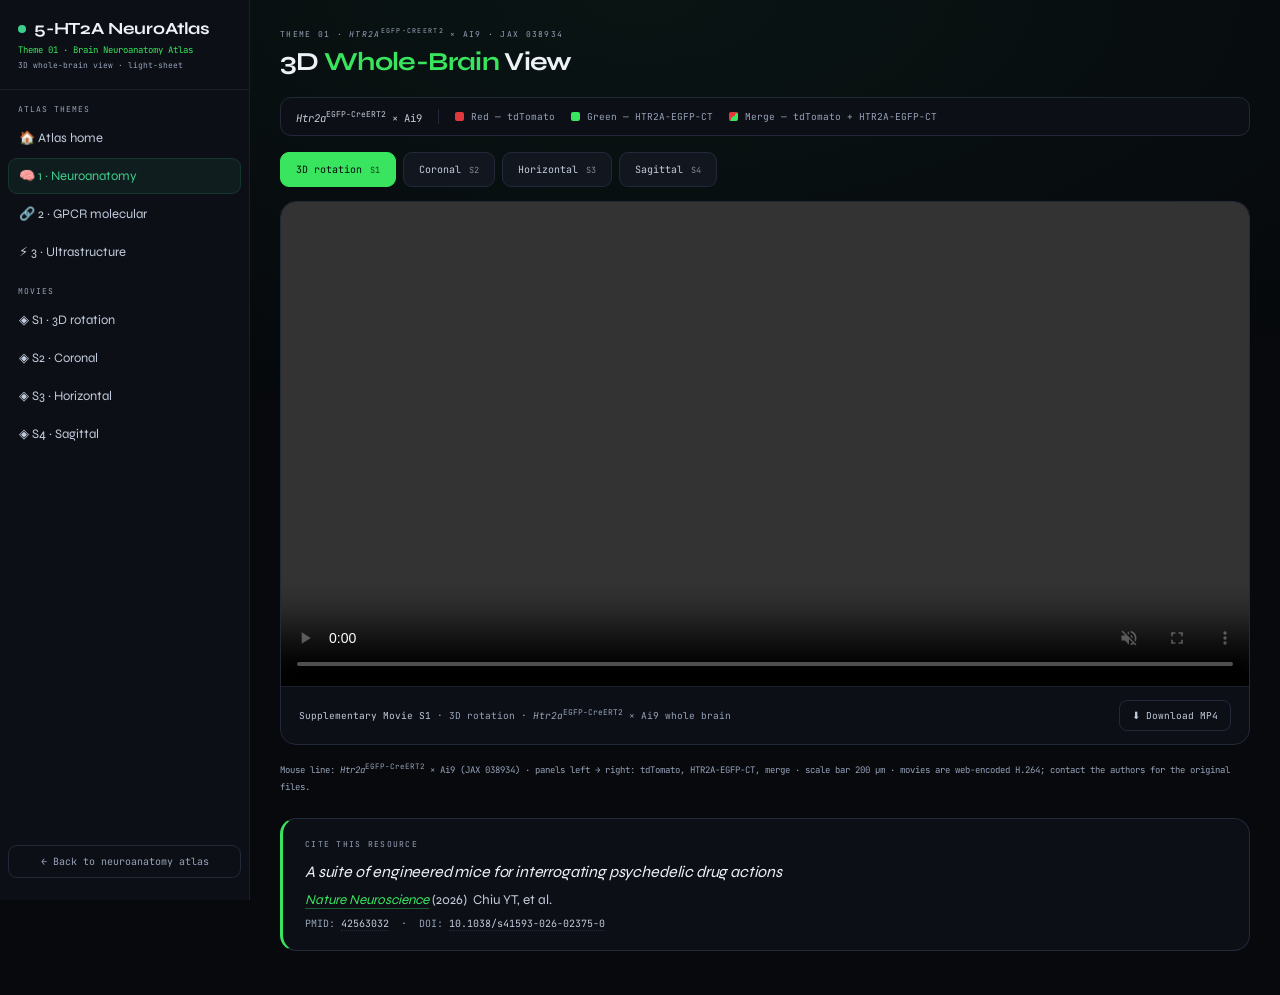
<file: brain3d.html>
<!DOCTYPE html>
<html lang="en">
<head>
<meta charset="UTF-8" />
<meta name="viewport" content="width=device-width,initial-scale=1.0" />
<title>3D Whole-Brain View — Htr2a EGFP-CreERT2 — 5-HT2A NeuroAtlas</title>
<meta name="description" content="Light-sheet whole-brain movies of the Htr2a EGFP-CreERT2 knock-in line: 3D rotation, coronal, horizontal and sagittal sweeps." />
<link href="https://fonts.googleapis.com/css2?family=Syne:wght@400;600;700;800&family=JetBrains+Mono:wght@300;400;500&display=swap" rel="stylesheet">
<link rel="stylesheet" href="assets/atlas.css">
<style>
.chan{display:flex;align-items:center;gap:16px;flex-wrap:wrap;margin:2px 0 16px;
  padding:11px 15px;background:var(--surf);border:1px solid var(--bdr2);border-radius:11px}
.chan-line{font-family:'JetBrains Mono',monospace;font-size:10.5px;color:var(--txt2);
  padding-right:16px;border-right:1px solid var(--bdr2)}
.chan-line i{font-style:italic} .chan-line sup{font-size:8px}
.chan-set{display:flex;gap:16px;flex-wrap:wrap}
.ch{display:inline-flex;align-items:center;gap:7px;font-family:'JetBrains Mono',monospace;
  font-size:9.5px;color:var(--txt3)}
.sw{width:9px;height:9px;border-radius:2px;flex:0 0 auto}
.sw.red{background:#e0383c} .sw.grn{background:#39e55e}
.sw.mrg{background:linear-gradient(135deg,#e0383c 0 50%,#39e55e 50% 100%)}

.tabs{display:flex;gap:7px;flex-wrap:wrap;margin-bottom:14px}
.tab{display:inline-flex;align-items:center;gap:8px;background:var(--surf2);
  border:1px solid var(--bdr2);color:var(--txt2);border-radius:9px;padding:10px 15px;
  font-family:'JetBrains Mono',monospace;font-size:10px;cursor:pointer;transition:.15s}
.tab:hover{border-color:var(--gfp);color:var(--gfp)}
.tab.on{border-color:var(--gfp);color:#07090c;background:var(--gfp)}
.tab .mv{opacity:.65;font-size:8.5px}
.tab.on .mv{opacity:.75}

.player{background:var(--surf);border:1px solid var(--bdr2);border-radius:var(--r);overflow:hidden}
.stage{background:#000;display:flex;align-items:center;justify-content:center;min-height:220px}
.stage video{display:block;width:100%;height:auto;max-height:70vh;background:#000}
.playerbar{padding:13px 18px;border-top:1px solid var(--bdr);display:flex;align-items:center;
  gap:14px;flex-wrap:wrap;font-family:'JetBrains Mono',monospace;font-size:9.5px;color:var(--txt3)}
.playerbar .cap{flex:1;min-width:220px;line-height:1.7}
.playerbar .cap b{color:var(--txt2);font-weight:400}
.dl{display:inline-flex;align-items:center;gap:7px;border:1px solid var(--bdr2);border-radius:8px;
  padding:8px 12px;color:var(--txt2);transition:.15s;white-space:nowrap}
.dl:hover{border-color:var(--gfp);color:var(--gfp)}

.meta-note{margin-top:14px;font-family:'JetBrains Mono',monospace;font-size:9px;color:var(--txt3);
  line-height:1.9}

.cite{background:var(--surf);border:1px solid var(--bdr2);border-radius:var(--r);
  padding:20px 22px;border-left:3px solid var(--gfp);margin-top:22px}
.cite-label{font-family:'JetBrains Mono',monospace;font-size:8px;letter-spacing:.16em;
  text-transform:uppercase;color:var(--txt3);margin-bottom:11px}
.cite-title{font-size:16px;font-style:italic;color:var(--txt);line-height:1.45;letter-spacing:-.01em}
.cite-ref{margin-top:9px;font-size:13.5px;color:var(--txt2)}
.cite-ref a{color:var(--gfp);border-bottom:1px solid rgba(57,229,94,.35)}
.cite-ids{margin-top:9px;font-family:'JetBrains Mono',monospace;font-size:10px;color:var(--txt3)}
.cite-ids a{color:var(--txt2);border-bottom:1px dotted var(--bdr2)}
.cite-ids a:hover{color:var(--gfp)}
</style>
</head>
<body>
<div class="app">

  <aside class="sidebar">
    <div class="logo">
      <a class="brand" href="index.html"><span class="pulse"></span>5-HT2A NeuroAtlas</a>
      <div class="subline">Theme 01 · Brain Neuroanatomy Atlas</div>
      <div class="monoline">3D whole-brain view · light-sheet</div>
    </div>

    <div class="ssec">Atlas themes</div>
    <a class="sitem" href="index.html">🏠 Atlas home</a>
    <a class="sitem on" href="neuroanatomy.html">🧠 1 · Neuroanatomy</a>
    <a class="sitem" href="molecular.html">🔗 2 · GPCR molecular</a>
    <a class="sitem" href="ultrastructure.html">⚡ 3 · Ultrastructure</a>

    <div class="ssec">Movies</div>
    <a class="sitem" href="#" data-jump="0">◈ S1 · 3D rotation</a>
    <a class="sitem" href="#" data-jump="1">◈ S2 · Coronal</a>
    <a class="sitem" href="#" data-jump="2">◈ S3 · Horizontal</a>
    <a class="sitem" href="#" data-jump="3">◈ S4 · Sagittal</a>

    <div class="spacer"></div>
    <a class="back-link" href="neuroanatomy.html">← Back to neuroanatomy atlas</a>
  </aside>

  <main class="main">

    <div class="topbar">
      <div>
        <div class="eyebrow">Theme 01 · <i>Htr2a</i><sup>EGFP-CreERT2</sup> × Ai9 · JAX 038934</div>
        <div class="title">3D <em>Whole-Brain</em> View</div>
      </div>
    </div>

    <div class="chan">
      <div class="chan-line"><i>Htr2a</i><sup>EGFP-CreERT2</sup> × Ai9</div>
      <div class="chan-set">
        <span class="ch"><span class="sw red"></span>Red — tdTomato</span>
        <span class="ch"><span class="sw grn"></span>Green — HTR2A-EGFP-CT</span>
        <span class="ch"><span class="sw mrg"></span>Merge — tdTomato + HTR2A-EGFP-CT</span>
      </div>
    </div>

    <div class="tabs" id="tabs"></div>

    <div class="player">
      <div class="stage">
        <video id="mv" controls autoplay muted loop playsinline preload="metadata"></video>
      </div>
      <div class="playerbar">
        <div class="cap" id="cap"></div>
        <a class="dl" id="dl" href="#" download>⬇ Download MP4</a>
      </div>
    </div>

    <div class="meta-note">
      Mouse line: <i>Htr2a</i><sup>EGFP-CreERT2</sup> × Ai9 (JAX 038934) ·
      panels left → right: tdTomato, HTR2A-EGFP-CT, merge · scale bar 200&nbsp;µm ·
      movies are web-encoded H.264; contact the authors for the original files.
    </div>

    <div class="cite">
      <div class="cite-label">Cite this resource</div>
      <div class="cite-title">A suite of engineered mice for interrogating psychedelic drug actions</div>
      <div class="cite-ref">
        <a href="https://doi.org/10.1038/s41593-026-02375-0" target="_blank" rel="noopener"><i>Nature Neuroscience</i></a>
        (2026) &nbsp;Chiu YT, et al.
      </div>
      <div class="cite-ids">
        PMID: <a href="https://pubmed.ncbi.nlm.nih.gov/42563032/" target="_blank" rel="noopener">42563032</a>
        &nbsp;·&nbsp;
        DOI: <a href="https://doi.org/10.1038/s41593-026-02375-0" target="_blank" rel="noopener">10.1038/s41593-026-02375-0</a>
      </div>
    </div>

  </main>
</div>

<script>
const DIR = '3d-whole-brain-view/';
const MOVIES = [
  {file:'movie-s1-3d.mp4',         label:'3D rotation', mv:'S1'},
  {file:'movie-s2-coronal.mp4',    label:'Coronal',     mv:'S2'},
  {file:'movie-s3-horizontal.mp4', label:'Horizontal',  mv:'S3'},
  {file:'movie-s4-sagittal.mp4',   label:'Sagittal',    mv:'S4'}
];

const tabsEl = document.getElementById('tabs');
const video  = document.getElementById('mv');
const capEl  = document.getElementById('cap');
const dlEl   = document.getElementById('dl');
let current  = -1;

MOVIES.forEach((m, i) => {
  const b = document.createElement('button');
  b.className = 'tab';
  b.type = 'button';
  b.innerHTML = m.label + ' <span class="mv">' + m.mv + '</span>';
  b.addEventListener('click', () => show(i));
  tabsEl.appendChild(b);
});

function show(i){
  if(i === current) return;
  current = i;
  const m = MOVIES[i];
  [...tabsEl.children].forEach((b, k) => b.classList.toggle('on', k === i));
  video.src = DIR + m.file;
  video.load();
  video.play().catch(() => {});   /* autoplay may be blocked; controls still work */
  capEl.innerHTML = '<b>Supplementary Movie ' + m.mv + '</b> · ' + m.label +
    ' · <i>Htr2a</i><sup>EGFP-CreERT2</sup> × Ai9 whole brain';
  dlEl.href = DIR + m.file;
  dlEl.setAttribute('download', m.file);
  if(history.replaceState) history.replaceState(null, '', '#' + m.mv.toLowerCase());
}

document.querySelectorAll('[data-jump]').forEach(a => {
  a.addEventListener('click', e => { e.preventDefault(); show(+a.dataset.jump); });
});

/* open on the movie named in the hash, else the first */
const want = MOVIES.findIndex(m => '#' + m.mv.toLowerCase() === location.hash.toLowerCase());
show(want >= 0 ? want : 0);
</script>
</body>
</html>
</file>
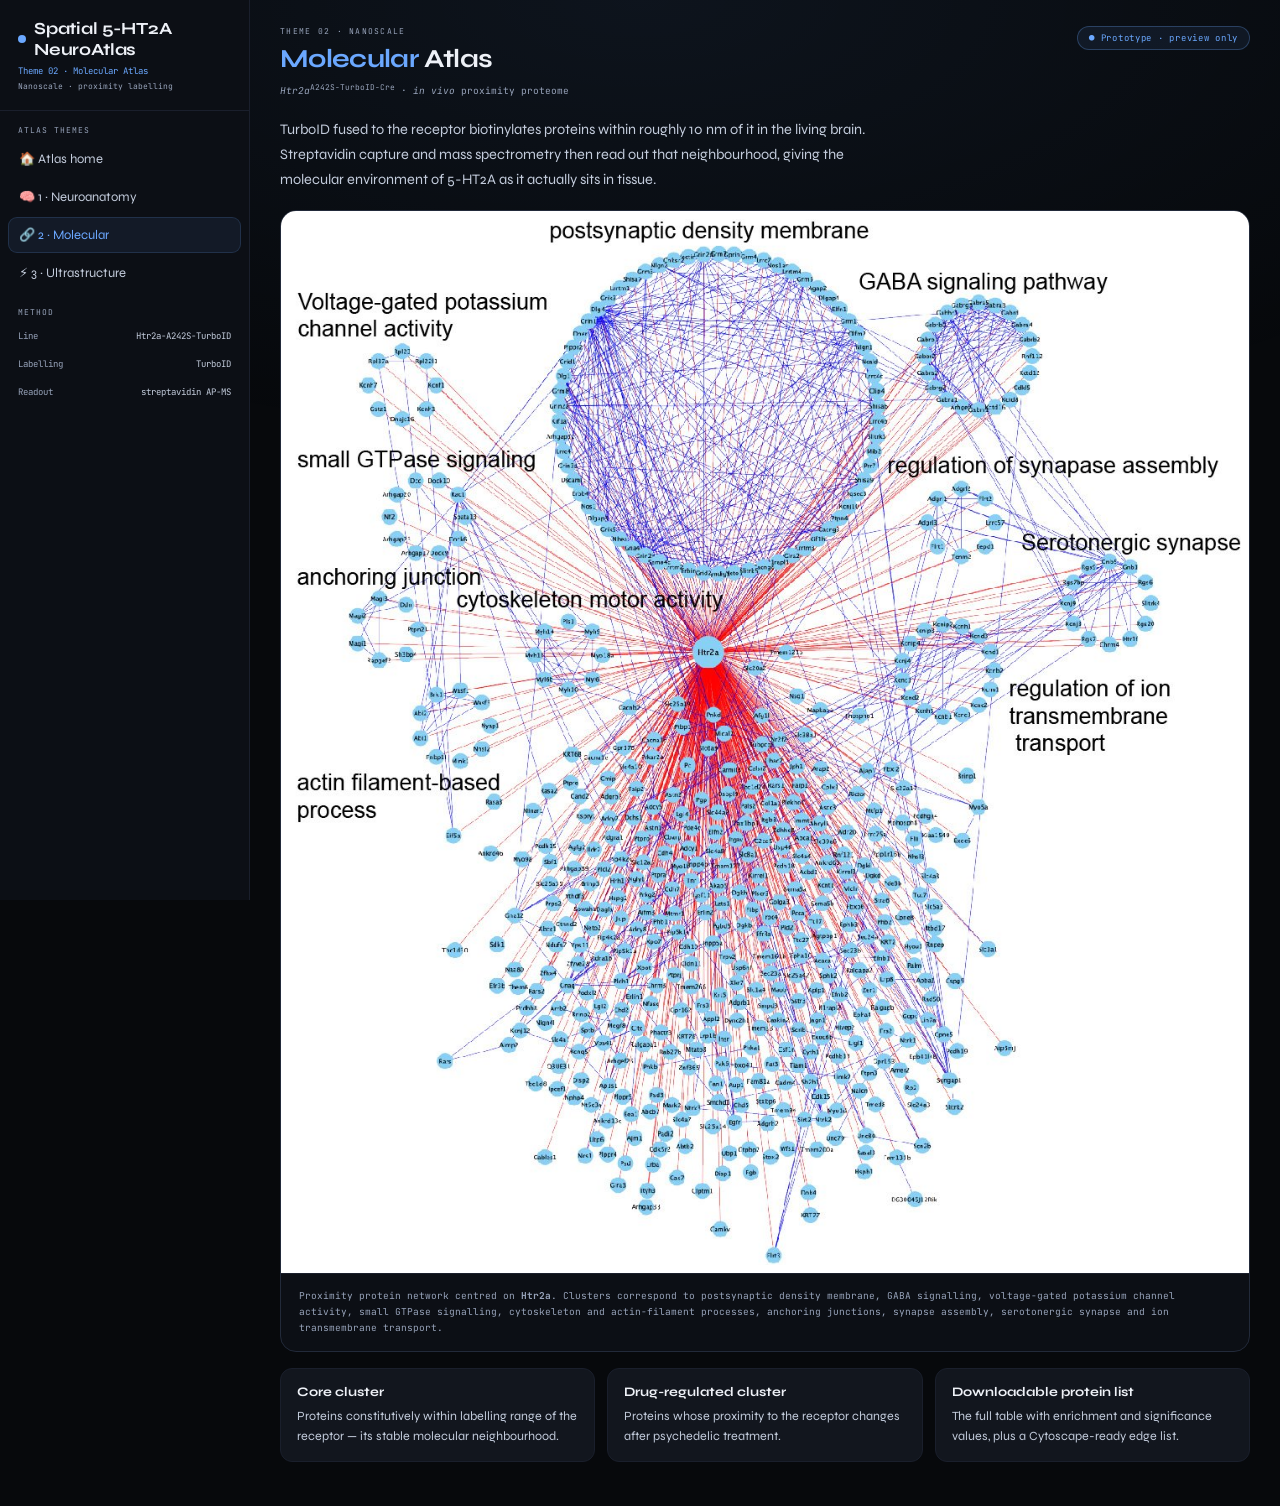
<file: molecular.html>
<!DOCTYPE html>
<html lang="en">
<head>
<meta charset="UTF-8" />
<meta name="viewport" content="width=device-width,initial-scale=1.0" />
<title>Molecular Atlas — 5-HT2A NeuroAtlas</title>
<link href="https://fonts.googleapis.com/css2?family=Syne:wght@400;600;700;800&family=JetBrains+Mono:wght@300;400;500&display=swap" rel="stylesheet">
<link rel="stylesheet" href="assets/atlas.css">
<style>
:root{--accent:#6ba8ff;--accent-bg:rgba(107,168,255,.08);--accent-bdr:rgba(107,168,255,.28)}

.proto{display:inline-flex;align-items:center;gap:7px;padding:5px 11px;border-radius:999px;
  font-family:'JetBrains Mono',monospace;font-size:9px;letter-spacing:.08em;
  border:1px solid var(--accent-bdr);background:var(--accent-bg);color:var(--accent)}
.figwrap{background:var(--surf);border:1px solid var(--bdr2);border-radius:var(--r);overflow:hidden}
.figimg{background:#fff;display:flex;align-items:center;justify-content:center;padding:8px}
.figimg.dark{background:#000}
.figimg img{display:block;max-width:100%;height:auto}
.figcap{padding:14px 18px;border-top:1px solid var(--bdr);font-family:'JetBrains Mono',monospace;
  font-size:9.5px;color:var(--txt3);line-height:1.7}
.lede{font-size:14.5px;color:var(--txt2);line-height:1.7;max-width:70ch;margin:0 0 18px}
.willcarry{display:grid;grid-template-columns:repeat(auto-fit,minmax(220px,1fr));gap:12px;margin-top:16px}
.wc{background:var(--surf2);border:1px solid var(--bdr);border-radius:12px;padding:15px 16px}
.wc h4{margin:0 0 6px;font-size:13px;font-weight:700;color:var(--txt)}
.wc p{margin:0;font-size:12.5px;color:var(--txt2);line-height:1.6}

</style>
</head>
<body class="t-mol">
<div class="app">
  <aside class="sidebar">
    <div class="logo">
      <a class="brand" href="index.html"><span class="pulse" style="background:var(--mol)"></span>Spatial 5-HT2A NeuroAtlas</a>
      <div class="subline" style="color:var(--mol)">Theme 02 · Molecular Atlas</div>
      <div class="monoline">Nanoscale · proximity labelling</div>
    </div>

    <div class="ssec">Atlas themes</div>
    <a class="sitem" href="index.html">🏠 Atlas home</a>
    <a class="sitem" href="neuroanatomy.html">🧠 1 · Neuroanatomy</a>
    <a class="sitem on" href="molecular.html">🔗 2 · Molecular</a>
    <a class="sitem" href="ultrastructure.html">⚡ 3 · Ultrastructure</a>

    <div class="ssec">Method</div>
    <div class="sitem-info">Line <span>Htr2a-A242S-TurboID</span></div>
    <div class="sitem-info">Labelling <span>TurboID</span></div>
    <div class="sitem-info">Readout <span>streptavidin AP-MS</span></div>
    <div class="spacer"></div>
  </aside>

  <main class="main">
    <div class="topbar">
      <div>
        <div class="eyebrow">Theme 02 · Nanoscale</div>
        <div class="title"><em>Molecular</em> Atlas</div>
        <div class="subtitle"><i>Htr2a</i><sup>A242S-TurboID-Cre</sup> · <i>in vivo</i> proximity proteome</div>
      </div>
      <span class="proto">● Prototype · preview only</span>
    </div>

    <p class="lede">
      TurboID fused to the receptor biotinylates proteins within roughly 10&nbsp;nm of it in the
      living brain. Streptavidin capture and mass spectrometry then read out that neighbourhood,
      giving the molecular environment of 5-HT2A as it actually sits in tissue.
    </p>

    <div class="figwrap">
      <div class="figimg"><img src="assets/theme2-core-cluster.jpg"
        alt="5-HT2A proximity protein network, coloured by functional cluster"></div>
      <div class="figcap">
        Proximity protein network centred on <b>Htr2a</b>. Clusters correspond to postsynaptic
        density membrane, GABA signalling, voltage-gated potassium channel activity, small GTPase
        signalling, cytoskeleton and actin-filament processes, anchoring junctions, synapse assembly,
        serotonergic synapse and ion transmembrane transport.
      </div>
    </div>

    <div class="willcarry">
      <div class="wc"><h4>Core cluster</h4>
        <p>Proteins constitutively within labelling range of the receptor — its stable molecular
        neighbourhood.</p></div>
      <div class="wc"><h4>Drug-regulated cluster</h4>
        <p>Proteins whose proximity to the receptor changes after psychedelic treatment.</p></div>
      <div class="wc"><h4>Downloadable protein list</h4>
        <p>The full table with enrichment and significance values, plus a Cytoscape-ready edge list.</p></div>
    </div>

  </main>
</div>
</body>
</html>
</file>
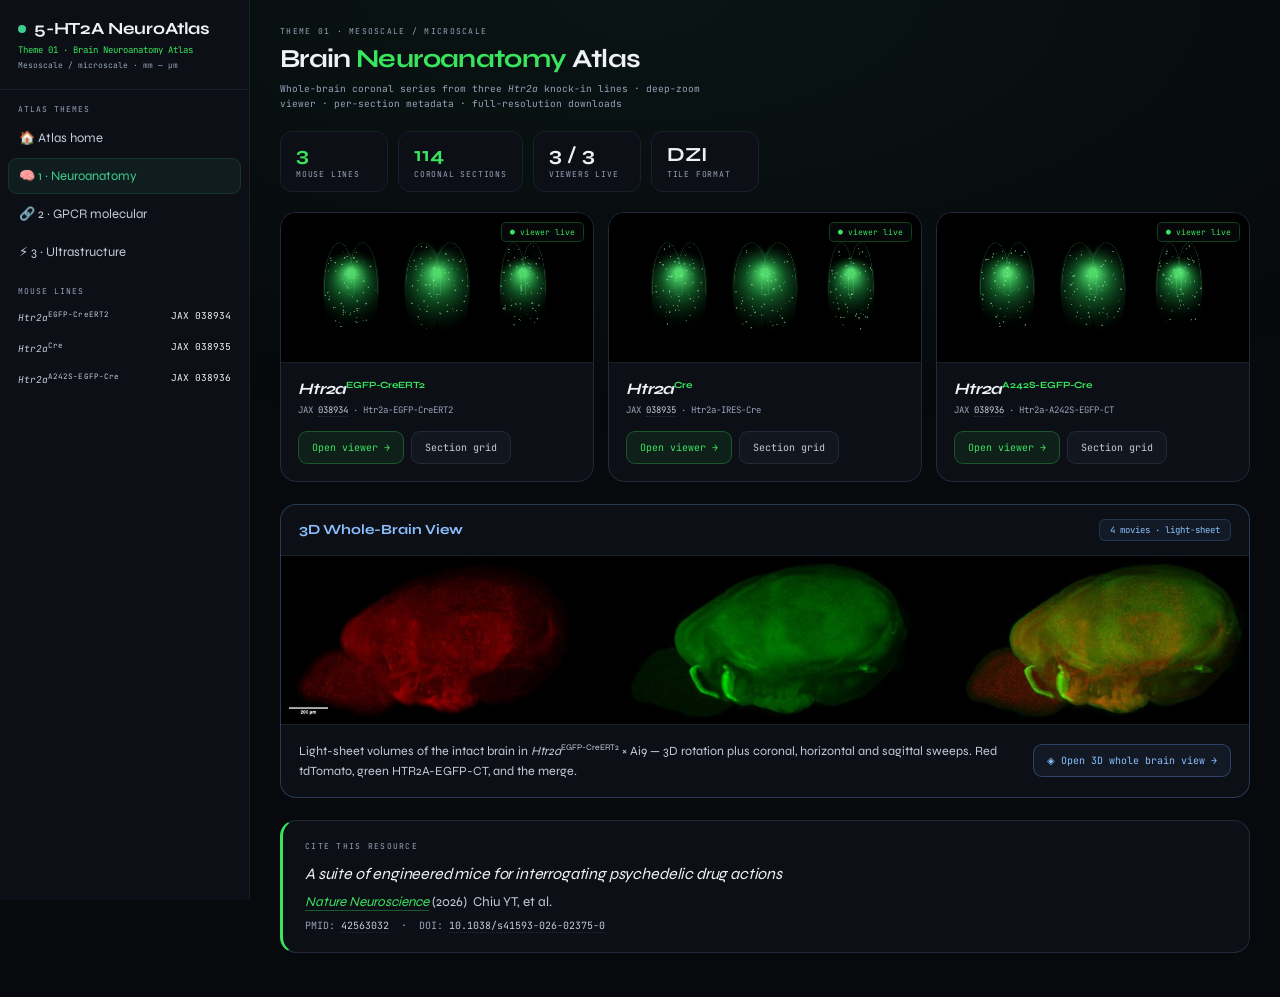
<file: neuroanatomy.html>
<!DOCTYPE html>
<html lang="en">
<head>
<meta charset="UTF-8" />
<meta name="viewport" content="width=device-width,initial-scale=1.0" />
<title>Brain Neuroanatomy Atlas — 5-HT2A NeuroAtlas</title>
<meta name="description" content="Whole-brain coronal expression maps of the 5-HT2A receptor across three Htr2a knock-in mouse lines." />
<link href="https://fonts.googleapis.com/css2?family=Syne:wght@400;600;700;800&family=JetBrains+Mono:wght@300;400;500&display=swap" rel="stylesheet">
<link rel="stylesheet" href="assets/atlas.css">
<style>
.sidebar .sitem-info{font-size:9.5px;color:var(--txt2)}
.sidebar .sitem-info span{color:var(--txt)}
.sidebar .sitem-info b{font-weight:400;white-space:nowrap}
.sidebar .sitem-info i{font-style:italic}
.sidebar .sitem-info sup{font-size:7.5px;letter-spacing:.01em}
.lines{display:grid;grid-template-columns:repeat(auto-fit,minmax(310px,1fr));gap:14px;margin-bottom:22px}
.line{display:flex;flex-direction:column;background:var(--surf);border:1px solid var(--bdr2);
  border-radius:var(--r);overflow:hidden;transition:.2s}
.line:hover{border-color:var(--gfp);transform:translateY(-2px)}
.line.pending:hover{border-color:var(--bdr2);transform:none}
.line-art{height:150px;background:#000;position:relative;overflow:hidden;border-bottom:1px solid var(--bdr)}
.line-art canvas,.line-art img{display:block;width:100%;height:100%;object-fit:contain;background:#000}
.line-state{position:absolute;right:9px;top:9px;font-family:'JetBrains Mono',monospace;font-size:8px;
  padding:4px 8px;border-radius:5px;background:rgba(7,9,12,.82);backdrop-filter:blur(3px);
  border:1px solid rgba(57,229,94,.25);color:var(--gfp)}
.line.pending .line-state{border-color:var(--bdr2);color:var(--txt3)}
.line-body{padding:16px 17px 17px;display:flex;flex-direction:column;flex:1}
.line-name{font-size:16px;font-weight:700;letter-spacing:-.01em}
.line-name i{font-style:italic}
.line-name sup{font-size:9.5px;color:var(--gfp)}
.line-jax{font-family:'JetBrains Mono',monospace;font-size:9px;color:var(--txt3);margin-top:5px}
.line-jax a{color:var(--txt2);border-bottom:1px dotted var(--bdr2)}
.line-jax a:hover{color:var(--gfp)}
.line-desc{font-size:12.5px;color:var(--txt2);line-height:1.6;margin:12px 0 0}
.line-kv{margin-top:13px;display:grid;grid-template-columns:auto 1fr;gap:5px 10px;
  font-family:'JetBrains Mono',monospace;font-size:9px}
.line-kv .k{color:var(--txt3)} .line-kv .v{color:var(--txt2);text-align:right}
.line-actions{margin-top:auto;padding-top:15px;display:flex;gap:7px;flex-wrap:wrap}
.line .btn.primary{border-color:rgba(57,229,94,.28);background:rgba(57,229,94,.08);color:var(--gfp)}
.line .btn.primary:hover{background:var(--gfp);color:#07090c;border-color:var(--gfp)}
.brain3d{margin-bottom:22px;border-color:rgba(107,168,255,.28)}
.brain3d .cardtitle{color:#8cc0ff}
.brain3d .badge{background:rgba(107,168,255,.08);border-color:rgba(107,168,255,.18);color:#8cc0ff}
.b3d-art{background:#000;border-bottom:1px solid var(--bdr);overflow:hidden}
.b3d-art img{display:block;width:100%;height:auto;max-height:260px;object-fit:cover;
  object-position:50% 50%}
.b3d{display:flex;align-items:center;gap:20px;flex-wrap:wrap}
.b3d p{margin:0;flex:1;min-width:280px;font-size:12.5px;color:var(--txt2);line-height:1.6}
.b3d p i{font-style:italic} .b3d p sup{font-size:8.5px}
.btn.b3dgo{border-color:rgba(107,168,255,.30);color:#8cc0ff;background:rgba(107,168,255,.07);
  white-space:nowrap}
.btn.b3dgo:hover{background:#6ba8ff;color:#07090c;border-color:#6ba8ff}
.line .btn[disabled]{opacity:.4;cursor:not-allowed}
.line .btn[disabled]:hover{border-color:var(--bdr2);color:var(--txt2)}

.howto{display:grid;grid-template-columns:repeat(auto-fit,minmax(230px,1fr));gap:14px;padding:16px 18px}
.step{background:var(--surf2);border:1px solid var(--bdr);border-radius:11px;padding:14px 15px}
.step .num{font-family:'JetBrains Mono',monospace;font-size:9px;color:var(--gfp);letter-spacing:.1em}
.step h4{margin:8px 0 6px;font-size:13px;font-weight:700}
.step p{margin:0;font-size:12px;color:var(--txt2);line-height:1.6}
.step code{font-family:'JetBrains Mono',monospace;font-size:10px;color:var(--gfp);
  background:rgba(57,229,94,.07);padding:1px 5px;border-radius:4px}

.cite{background:var(--surf);border:1px solid var(--bdr2);border-radius:var(--r);
  padding:20px 22px;border-left:3px solid var(--gfp)}
.cite-label{font-family:'JetBrains Mono',monospace;font-size:8px;letter-spacing:.16em;
  text-transform:uppercase;color:var(--txt3);margin-bottom:11px}
.cite-title{font-size:16px;font-style:italic;color:var(--txt);line-height:1.45;letter-spacing:-.01em}
.cite-ref{margin-top:9px;font-size:13.5px;color:var(--txt2)}
.cite-ref a{color:var(--gfp);border-bottom:1px solid rgba(57,229,94,.35)}
.cite-ref a:hover{border-bottom-color:var(--gfp)}
.cite-ids{margin-top:9px;font-family:'JetBrains Mono',monospace;font-size:10px;color:var(--txt3)}
.cite-ids a{color:var(--txt2);border-bottom:1px dotted var(--bdr2)}
.cite-ids a:hover{color:var(--gfp);border-bottom-color:var(--gfp)}
</style>
</head>
<body>
<div class="app">

  <aside class="sidebar">
    <div class="logo">
      <a class="brand" href="https://yitingchiu-a.github.io/5-HT2A-NeuroAtlas/"><span class="pulse"></span>5-HT2A NeuroAtlas</a>
      <div class="subline">Theme 01 · Brain Neuroanatomy Atlas</div>
      <div class="monoline">Mesoscale / microscale · mm — µm</div>
    </div>

    <div class="ssec">Atlas themes</div>
    <a class="sitem" href="https://yitingchiu-a.github.io/5-HT2A-NeuroAtlas/">🏠 Atlas home</a>
    <a class="sitem on" href="neuroanatomy.html">🧠 1 · Neuroanatomy</a>
    <a class="sitem" href="molecular.html">🔗 2 · GPCR molecular</a>
    <a class="sitem" href="ultrastructure.html">⚡ 3 · Ultrastructure</a>

    <div class="ssec">Mouse lines</div>
    <div class="sitem-info"><b><i>Htr2a</i><sup>EGFP-CreERT2</sup></b> <span>JAX 038934</span></div>
    <div class="sitem-info"><b><i>Htr2a</i><sup>Cre</sup></b> <span>JAX 038935</span></div>
    <div class="sitem-info"><b><i>Htr2a</i><sup>A242S-EGFP-Cre</sup></b> <span>JAX 038936</span></div>

    <div class="spacer"></div>
  </aside>

  <main class="main">

    <div class="topbar">
      <div>
        <div class="eyebrow">Theme 01 · Mesoscale / microscale</div>
        <div class="title">Brain <em>Neuroanatomy</em> Atlas</div>
        <div class="subtitle">
          Whole-brain coronal series from three <i>Htr2a</i> knock-in lines · deep-zoom viewer ·
          per-section metadata · full-resolution downloads
        </div>
      </div>
    </div>

    <div class="stats">
      <div class="stat"><div class="n" style="color:var(--gfp)" id="statLines">3</div><div class="l">Mouse lines</div></div>
      <div class="stat"><div class="n" style="color:var(--gfp)" id="statSections">—</div><div class="l">Coronal sections</div></div>
      <div class="stat"><div class="n" id="statLive">—</div><div class="l">Viewers live</div></div>
      <div class="stat"><div class="n">DZI</div><div class="l">Tile format</div></div>
    </div>

    <div class="lines" id="lines"></div>

    <div class="card brain3d">
      <div class="cardhdr">
        <div class="cardtitle">3D Whole-Brain View</div>
        <span class="badge">4 movies · light-sheet</span>
      </div>
      <div class="b3d-art">
        <img src="assets/brain3d-poster.jpg"
             alt="Light-sheet whole brain: tdTomato, HTR2A-EGFP-CT and merge" loading="eager">
      </div>
      <div class="panel b3d">
        <p>Light-sheet volumes of the intact brain in
          <i>Htr2a</i><sup>EGFP-CreERT2</sup> × Ai9 — 3D rotation plus coronal, horizontal and
          sagittal sweeps. Red tdTomato, green HTR2A-EGFP-CT, and the merge.</p>
        <a class="btn b3dgo" href="brain3d.html">◈ Open 3D whole brain view →</a>
      </div>
    </div>

    <div class="cite">
      <div class="cite-label">Cite this resource</div>
      <div class="cite-title">A suite of engineered mice for interrogating psychedelic drug actions</div>
      <div class="cite-ref">
        <a href="https://doi.org/10.1038/s41593-026-02375-0" target="_blank" rel="noopener"><i>Nature Neuroscience</i></a>
        (2026) &nbsp;Chiu YT, et al.
      </div>
      <div class="cite-ids">
        PMID: <a href="https://pubmed.ncbi.nlm.nih.gov/42563032/" target="_blank" rel="noopener">42563032</a>
        &nbsp;·&nbsp;
        DOI: <a href="https://doi.org/10.1038/s41593-026-02375-0" target="_blank" rel="noopener">10.1038/s41593-026-02375-0</a>
      </div>
    </div>

  </main>
</div>

<script>
/* ============================================================
   Edit this array to add lines or flip one live.
   status: 'live'  → card links to the viewer
           'soon'  → card is shown greyed, no link
   ============================================================ */
const LINES = [
  {
    id: 'egfp-creert2',
    preview: 'https://yitingchiu-a.github.io/Htr2a-EGFP-CreERT2/Images/thumbs/TC-1_01.jpg',
    name: 'Htr2a', sup: 'EGFP-CreERT2',
    repo: 'Htr2a-EGFP-CreERT2',
    url: 'https://yitingchiu-a.github.io/Htr2a-EGFP-CreERT2/',
    jax: '038934',
    sections: 38,
    sample: '2ACxAi9 TAMII-1',
    channel: 'GFP only',
    scanner: 'Olympus VS120',
    status: 'live',
    desc: 'Tamoxifen-inducible CreERT2 driver knocked into the Htr2a locus. Temporal control means labelling reports cells expressing Htr2a at the time of induction, rather than any cell with a developmental history of expression.'
  },
  {
    id: 'ires-cre',
    preview: 'https://yitingchiu-a.github.io/Htr2a-IRES-Cre/Images/thumbs/2A-KI-1.jpg',
    name: 'Htr2a', sup: 'Cre',
    repo: 'Htr2a-IRES-Cre',
    url: 'https://yitingchiu-a.github.io/Htr2a-IRES-Cre/',
    jax: '038935',
    sections: 37,
    sample: '2A-KI',
    channel: 'Fluorescence',
    scanner: 'Olympus VS200',
    status: 'live',
    desc: 'Constitutive IRES-Cre knock-in giving the broadest recombination map of the Htr2a locus. The reference line for cumulative Htr2a expression across the whole brain.'
  },
  {
    id: 'a242s-egfp',
    preview: 'https://yitingchiu-a.github.io/Htr2a-A242S-EGFP-CT/Images/thumbs/A242S-EGFP-1.jpg',
    name: 'Htr2a', sup: 'A242S-EGFP-Cre',
    repo: 'Htr2a-A242S-EGFP-CT',
    url: 'https://yitingchiu-a.github.io/Htr2a-A242S-EGFP-CT/',
    jax: '038936',
    sections: 39,
    sample: 'A242S-EGFP-1',
    channel: 'GFP only',
    scanner: 'Olympus VS200',
    status: 'live',
    desc: 'The A242S knock-in carries a C-terminal EGFP tag on the receptor itself, so signal reports receptor protein localization rather than promoter activity — the anatomical anchor for the molecular and ultrastructure themes.'
  }
];

/* ---------- render ---------- */
const wrap = document.getElementById('lines');
LINES.forEach((L, i) => {
  const live = L.status === 'live';
  const el = document.createElement(live ? 'a' : 'div');
  el.className = 'line' + (live ? '' : ' pending');
  if(live){ el.href = L.url; el.target = '_blank'; el.rel = 'noopener'; }

  el.innerHTML = `
    <div class="line-art">
      <img id="art-${L.id}" src="${L.preview}" alt="${L.repo} first coronal section" loading="lazy">
      <div class="line-state">${live ? '● viewer live' : '○ in preparation'}</div>
    </div>
    <div class="line-body">
      <div class="line-name"><i>${L.name}</i><sup>${L.sup}</sup></div>
      <div class="line-jax">JAX
        <a href="https://www.jax.org/strain/${L.jax}" target="_blank" rel="noopener">${L.jax}</a>
        · ${L.repo}</div>
      <div class="line-actions">
        ${live
          ? `<span class="btn primary">Open viewer →</span>
             <span class="btn" onclick="event.preventDefault();event.stopPropagation();window.open('${L.url}?view=grid','_blank')">Section grid</span>`
          : `<span class="btn" disabled>Viewer in preparation</span>`}
      </div>
    </div>`;
  wrap.appendChild(el);
});

/* ---------- stats ---------- */
document.getElementById('statLines').textContent = LINES.length;
document.getElementById('statSections').textContent = LINES.reduce((a,l)=>a+l.sections,0);
document.getElementById('statLive').textContent =
  LINES.filter(l=>l.status==='live').length + ' / ' + LINES.length;

/* ---------- card previews: real thumbnail if reachable, else generated ---------- */
LINES.forEach((L, i) => {
  const im = document.getElementById('art-' + L.id);
  if(!im) return;
  // if the published thumbnail can't be reached, fall back to a drawn placeholder
  im.onerror = () => {
    const cv = document.createElement('canvas');
    cv.width = 520; cv.height = 300; cv.id = im.id;
    im.replaceWith(cv);
    drawSectionStrip(cv, i, L.status === 'live');
  };
});

function drawSectionStrip(cv, salt, bright){
  const g = cv.getContext('2d'), W = cv.width, H = cv.height;
  g.fillStyle = '#000'; g.fillRect(0,0,W,H);
  let seed = 13 + salt*977;
  const rnd = () => (seed = (seed*1103515245 + 12345) & 0x7fffffff) / 0x7fffffff;
  const cols = 3, cw = W/cols;
  for(let c=0;c<cols;c++){
    const cx = c*cw + cw/2, cy = H/2;
    const t = c/(cols-1);
    const rx = cw*0.40*(0.58+0.42*Math.sin(Math.PI*(0.22+0.68*t)));
    const ry = H*0.33;
    const a = bright ? 1 : 0.32;
    const grd = g.createRadialGradient(cx,cy-ry*0.3,ry*0.08,cx,cy,rx*1.3);
    grd.addColorStop(0,   `rgba(90,245,120,${0.88*a})`);
    grd.addColorStop(0.40,`rgba(40,195,85,${0.42*a})`);
    grd.addColorStop(1,   `rgba(10,60,25,${0.03*a})`);
    g.fillStyle = grd;
    g.beginPath();
    g.ellipse(cx-rx*0.40,cy,rx*0.56,ry,0,0,Math.PI*2);
    g.ellipse(cx+rx*0.40,cy,rx*0.56,ry,0,0,Math.PI*2);
    g.fill();
    // scattered labelled cells
    g.fillStyle = `rgba(160,255,180,${0.55*a})`;
    for(let k=0;k<70;k++){
      const ang = rnd()*Math.PI*2, rr = Math.pow(rnd(),0.5);
      const side = rnd()<0.5 ? -1 : 1;
      const x = cx + side*rx*0.40 + Math.cos(ang)*rx*0.5*rr;
      const y = cy + Math.sin(ang)*ry*0.86*rr;
      g.beginPath(); g.arc(x,y,0.7+rnd()*1.1,0,Math.PI*2); g.fill();
    }
    g.strokeStyle = `rgba(120,255,150,${0.26*a})`; g.lineWidth = 1;
    g.beginPath();
    g.ellipse(cx-rx*0.40,cy,rx*0.51,ry*0.91,0,Math.PI*0.95,Math.PI*2.05);
    g.ellipse(cx+rx*0.40,cy,rx*0.51,ry*0.91,0,Math.PI*0.95,Math.PI*2.05);
    g.stroke();
  }
}
</script>
</body>
</html>
</file>
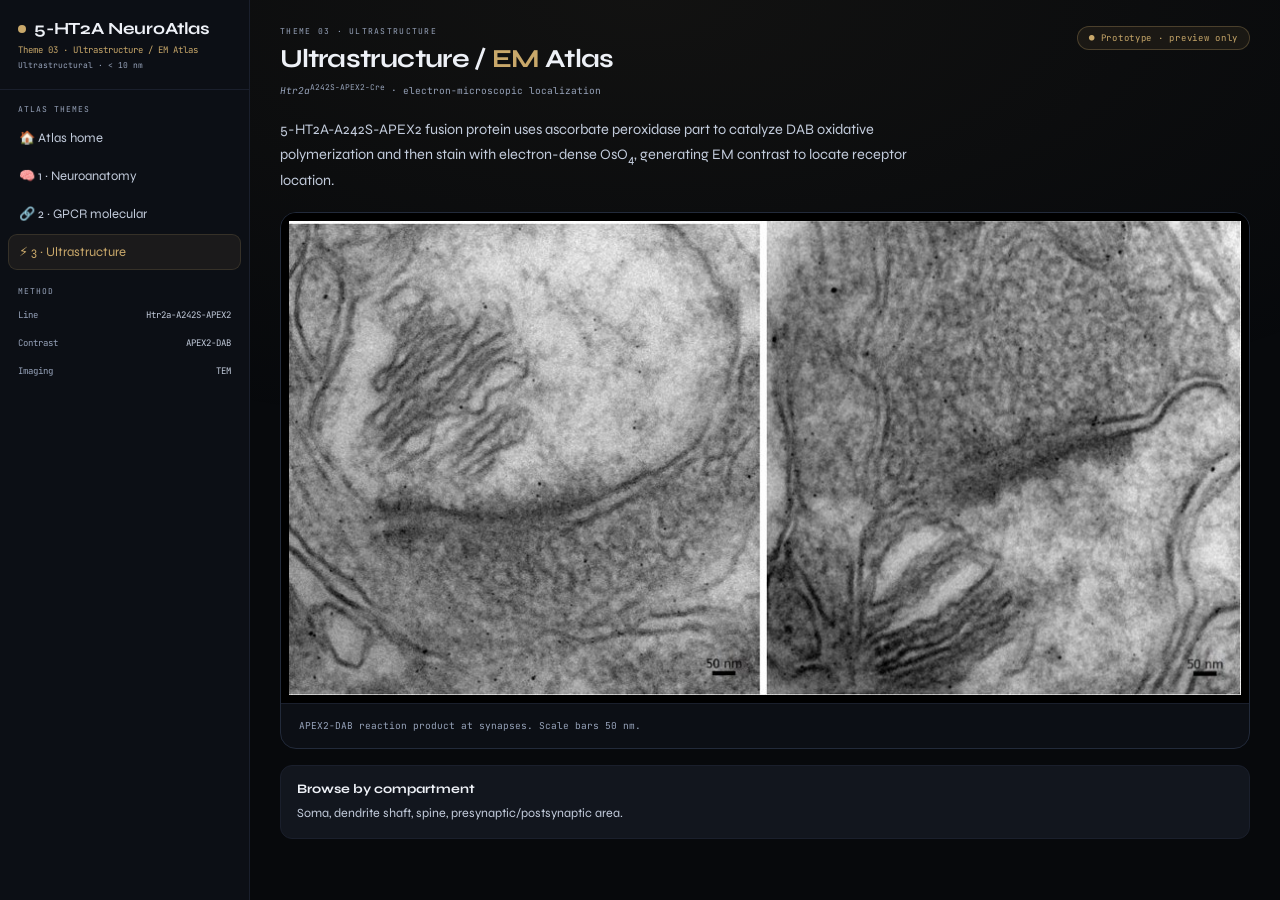
<file: ultrastructure.html>
<!DOCTYPE html>
<html lang="en">
<head>
<meta charset="UTF-8" />
<meta name="viewport" content="width=device-width,initial-scale=1.0" />
<title>Ultrastructure / EM Atlas — 5-HT2A NeuroAtlas</title>
<link href="https://fonts.googleapis.com/css2?family=Syne:wght@400;600;700;800&family=JetBrains+Mono:wght@300;400;500&display=swap" rel="stylesheet">
<link rel="stylesheet" href="assets/atlas.css">
<style>
:root{--accent:#c9a86a;--accent-bg:rgba(201,168,106,.08);--accent-bdr:rgba(201,168,106,.28)}

.proto{display:inline-flex;align-items:center;gap:7px;padding:5px 11px;border-radius:999px;
  font-family:'JetBrains Mono',monospace;font-size:9px;letter-spacing:.08em;
  border:1px solid var(--accent-bdr);background:var(--accent-bg);color:var(--accent)}
.figwrap{background:var(--surf);border:1px solid var(--bdr2);border-radius:var(--r);overflow:hidden}
.figimg{background:#fff;display:flex;align-items:center;justify-content:center;padding:8px}
.figimg.dark{background:#000}
.figimg img{display:block;max-width:100%;height:auto}
.figcap{padding:14px 18px;border-top:1px solid var(--bdr);font-family:'JetBrains Mono',monospace;
  font-size:9.5px;color:var(--txt3);line-height:1.7}
.lede{font-size:14.5px;color:var(--txt2);line-height:1.7;max-width:70ch;margin:0 0 18px}
.willcarry{display:grid;grid-template-columns:repeat(auto-fit,minmax(220px,1fr));gap:12px;margin-top:16px}
.wc{background:var(--surf2);border:1px solid var(--bdr);border-radius:12px;padding:15px 16px}
.wc h4{margin:0 0 6px;font-size:13px;font-weight:700;color:var(--txt)}
.wc p{margin:0;font-size:12.5px;color:var(--txt2);line-height:1.6}

</style>
</head>
<body class="t-em">
<div class="app">
  <aside class="sidebar">
    <div class="logo">
      <a class="brand" href="index.html"><span class="pulse" style="background:var(--em)"></span>5-HT2A NeuroAtlas</a>
      <div class="subline" style="color:var(--em)">Theme 03 · Ultrastructure / EM Atlas</div>
      <div class="monoline">Ultrastructural · &lt; 10 nm</div>
    </div>

    <div class="ssec">Atlas themes</div>
    <a class="sitem" href="index.html">🏠 Atlas home</a>
    <a class="sitem" href="neuroanatomy.html">🧠 1 · Neuroanatomy</a>
    <a class="sitem" href="molecular.html">🔗 2 · GPCR molecular</a>
    <a class="sitem on" href="ultrastructure.html">⚡ 3 · Ultrastructure</a>

    <div class="ssec">Method</div>
    <div class="sitem-info">Line <span>Htr2a-A242S-APEX2</span></div>
    <div class="sitem-info">Contrast <span>APEX2-DAB</span></div>
    <div class="sitem-info">Imaging <span>TEM</span></div>
    <div class="spacer"></div>
  </aside>

  <main class="main">
    <div class="topbar">
      <div>
        <div class="eyebrow">Theme 03 · Ultrastructure</div>
        <div class="title">Ultrastructure / <em>EM</em> Atlas</div>
        <div class="subtitle"><i>Htr2a</i><sup>A242S-APEX2-Cre</sup> · electron-microscopic localization</div>
      </div>
      <span class="proto">● Prototype · preview only</span>
    </div>

    <p class="lede">
      5-HT2A-A242S-APEX2 fusion protein uses ascorbate peroxidase part to catalyze DAB oxidative
      polymerization and then stain with electron-dense OsO<sub>4</sub>, generating EM contrast to
      locate receptor location.
    </p>

    <div class="figwrap">
      <div class="figimg dark"><img src="assets/theme3-em.jpg"
        alt="APEX2-DAB labelling at the synapse, transmission electron micrographs"></div>
      <div class="figcap">
        APEX2-DAB reaction product at synapses. Scale bars 50&nbsp;nm.
      </div>
    </div>

    <div class="willcarry">
      <div class="wc"><h4>Browse by compartment</h4>
        <p>Soma, dendrite shaft, spine, presynaptic/postsynaptic area.</p></div>
    </div>

  </main>
</div>
</body>
</html>
</file>
<file: assets/atlas.css>
/* =========================================================
   5-HT2A NeuroAtlas — shared design system
   Matches the per-line OpenSeadragon viewers (dark / Syne / mono)
   ========================================================= */

:root{
  --bg:#07090c; --surf:#0c0f15; --surf2:#12161e; --surf3:#171c26;
  --bdr:#1a1f2c; --bdr2:#222a3a;
  /* text tiers — raised for legibility on the dark ground */
  --txt:#eef1f7; --txt2:#c3ccdc; --txt3:#97a3ba;

  --grn:#3ecf8e;        /* platform accent */
  --gfp:#39e55e;        /* theme 1 — neuroanatomy / fluorescence */
  --mol:#6ba8ff;        /* theme 2 — molecular / proteomics */
  --em:#c9a86a;         /* theme 3 — ultrastructure / EM */
  --warn:#bf4567;

  --r:16px;
}

*{box-sizing:border-box}
html,body{margin:0;padding:0;background:var(--bg);color:var(--txt);
  font-family:'Syne',system-ui,sans-serif;-webkit-font-smoothing:antialiased}
body::before{content:'';position:fixed;inset:0;pointer-events:none;z-index:0;
  background:radial-gradient(ellipse 80% 50% at 50% 0%,rgba(62,207,142,.06),transparent)}
body.t-mol::before{background:radial-gradient(ellipse 80% 50% at 50% 0%,rgba(107,168,255,.07),transparent)}
body.t-em::before{background:radial-gradient(ellipse 80% 50% at 50% 0%,rgba(201,168,106,.06),transparent)}
a{color:inherit;text-decoration:none}
.mono{font-family:'JetBrains Mono',ui-monospace,monospace}

/* ---------- app shell ---------- */
.app{position:relative;z-index:1;min-height:100vh;display:grid;grid-template-columns:250px minmax(0,1fr)}
.sidebar{background:var(--surf);border-right:1px solid var(--bdr);padding:18px 0;
  display:flex;flex-direction:column;min-height:100vh;position:sticky;top:0;max-height:100vh;overflow-y:auto}
.logo{padding:0 18px 18px;border-bottom:1px solid var(--bdr)}
.brand{display:flex;align-items:center;gap:8px;font-weight:700;font-size:17px;letter-spacing:-.01em}
.pulse{width:8px;height:8px;border-radius:50%;background:var(--grn);flex:0 0 auto;
  animation:pulse 2s ease-in-out infinite}
@keyframes pulse{0%,100%{opacity:1;transform:scale(1)}50%{opacity:.35;transform:scale(.55)}}
.subline{font-family:'JetBrains Mono',monospace;font-size:9px;color:var(--gfp);margin-top:5px}
.monoline{font-family:'JetBrains Mono',monospace;font-size:8px;color:var(--txt3);margin-top:3px;line-height:1.5}
.ssec{padding:14px 18px 6px;font-family:'JetBrains Mono',monospace;font-size:8px;
  letter-spacing:.12em;text-transform:uppercase;color:var(--txt3)}
.sitem{display:block;margin:0 8px 2px;padding:9px 10px;border-radius:9px;color:var(--txt2);
  cursor:pointer;font-size:13px;border:1px solid transparent;transition:.15s}
.sitem:hover{background:var(--surf2);color:var(--txt)}
.sitem.on{background:rgba(62,207,142,.08);color:var(--grn);border-color:rgba(62,207,142,.14)}
body.t-mol .sitem.on{background:rgba(107,168,255,.08);color:var(--mol);border-color:rgba(107,168,255,.16)}
body.t-em .sitem.on{background:rgba(201,168,106,.08);color:var(--em);border-color:rgba(201,168,106,.16)}
.sitem-info{margin:0 8px 2px;padding:7px 10px;font-family:'JetBrains Mono',monospace;font-size:9px;
  color:var(--txt3);display:flex;justify-content:space-between;gap:8px}
.sitem-info span{color:var(--txt2);text-align:right}
.spacer{flex:1}
.back-link{display:block;margin:14px 8px 4px;padding:9px 10px;border-radius:9px;text-align:center;
  font-family:'JetBrains Mono',monospace;font-size:10px;color:var(--txt3);
  border:1px solid var(--bdr2);transition:.15s}
.back-link:hover{color:var(--grn);border-color:rgba(62,207,142,.3)}

.main{padding:26px 30px 44px;min-width:0}

/* ---------- headers ---------- */
.topbar{display:flex;justify-content:space-between;gap:16px;align-items:flex-start;
  flex-wrap:wrap;margin-bottom:20px}
.title{font-size:26px;font-weight:700;letter-spacing:-.025em;line-height:1.15}
.title em{font-style:normal;color:var(--gfp)}
body.t-mol .title em{color:var(--mol)}
body.t-em .title em{color:var(--em)}
.subtitle{font-family:'JetBrains Mono',monospace;font-size:9.5px;color:var(--txt3);
  margin-top:7px;line-height:1.6;max-width:72ch}
.eyebrow{font-family:'JetBrains Mono',monospace;font-size:8px;letter-spacing:.16em;
  text-transform:uppercase;color:var(--txt3);margin-bottom:8px}

/* ---------- stats ---------- */
.stats{display:flex;gap:10px;flex-wrap:wrap;margin-bottom:20px}
.stat{background:var(--surf);border:1px solid var(--bdr);border-radius:12px;padding:12px 15px;min-width:108px}
.stat .n{font-size:20px;font-weight:700;line-height:1.1}
.stat .l{font-family:'JetBrains Mono',monospace;font-size:8px;color:var(--txt3);
  text-transform:uppercase;letter-spacing:.1em;margin-top:3px}

/* ---------- cards ---------- */
.card{background:var(--surf);border:1px solid var(--bdr2);border-radius:var(--r);overflow:hidden}
.cardhdr{padding:14px 18px;border-bottom:1px solid var(--bdr);display:flex;align-items:center;
  gap:12px;flex-wrap:wrap}
.cardtitle{font-size:14px;font-weight:700}
.cardsub{font-family:'JetBrains Mono',monospace;font-size:9px;color:var(--txt3);margin-top:3px}
.badge{margin-left:auto;background:rgba(62,207,142,.08);border:1px solid rgba(62,207,142,.15);
  color:var(--grn);font-family:'JetBrains Mono',monospace;font-size:9px;border-radius:6px;padding:4px 10px}
body.t-mol .badge{background:rgba(107,168,255,.08);border-color:rgba(107,168,255,.18);color:var(--mol)}
body.t-em .badge{background:rgba(201,168,106,.08);border-color:rgba(201,168,106,.18);color:var(--em)}
.panel{padding:16px 18px}

/* ---------- buttons ---------- */
.btn{display:inline-flex;align-items:center;gap:7px;background:var(--surf2);border:1px solid var(--bdr2);
  color:var(--txt2);border-radius:9px;padding:9px 13px;font-family:'JetBrains Mono',monospace;
  font-size:10px;cursor:pointer;transition:.15s;text-align:left}
.btn:hover{border-color:var(--grn);color:var(--grn)}
body.t-mol .btn:hover{border-color:var(--mol);color:var(--mol)}
body.t-em .btn:hover{border-color:var(--em);color:var(--em)}
.btn svg{width:13px;height:13px;flex:0 0 auto}
.btn.on{border-color:var(--mol);color:var(--mol);background:rgba(107,168,255,.08)}

/* ---------- key/value ---------- */
.kv{display:grid;grid-template-columns:120px 1fr;gap:8px 10px;
  font-family:'JetBrains Mono',monospace;font-size:10px;line-height:1.7}
.kv .k{color:var(--txt3)}
.kv .v{color:var(--txt)}

.note{margin-top:14px;background:rgba(62,207,142,.04);border:1px solid rgba(62,207,142,.12);
  border-radius:10px;padding:12px 13px;font-family:'JetBrains Mono',monospace;
  font-size:9px;line-height:1.75;color:var(--txt2)}
body.t-mol .note{background:rgba(107,168,255,.04);border-color:rgba(107,168,255,.13)}
body.t-em .note{background:rgba(201,168,106,.04);border-color:rgba(201,168,106,.13)}
.note b{color:var(--txt)}

.tiny{font-family:'JetBrains Mono',monospace;font-size:9px;color:var(--txt3);line-height:1.6}
.hide{display:none !important}

/* ---------- toast ---------- */
.toast{position:fixed;right:18px;bottom:18px;background:var(--surf);border:1px solid var(--grn);
  border-radius:9px;padding:10px 14px;font-family:'JetBrains Mono',monospace;font-size:10px;
  color:var(--grn);display:none;z-index:999}

/* ---------- responsive ---------- */
@media (max-width:980px){
  .app{grid-template-columns:1fr}
  .sidebar{position:static;max-height:none;min-height:0;border-right:none;
    border-bottom:1px solid var(--bdr)}
  .sidebar .spacer{display:none}
  .main{padding:18px 16px 36px}
  .title{font-size:21px}
}
</file>
